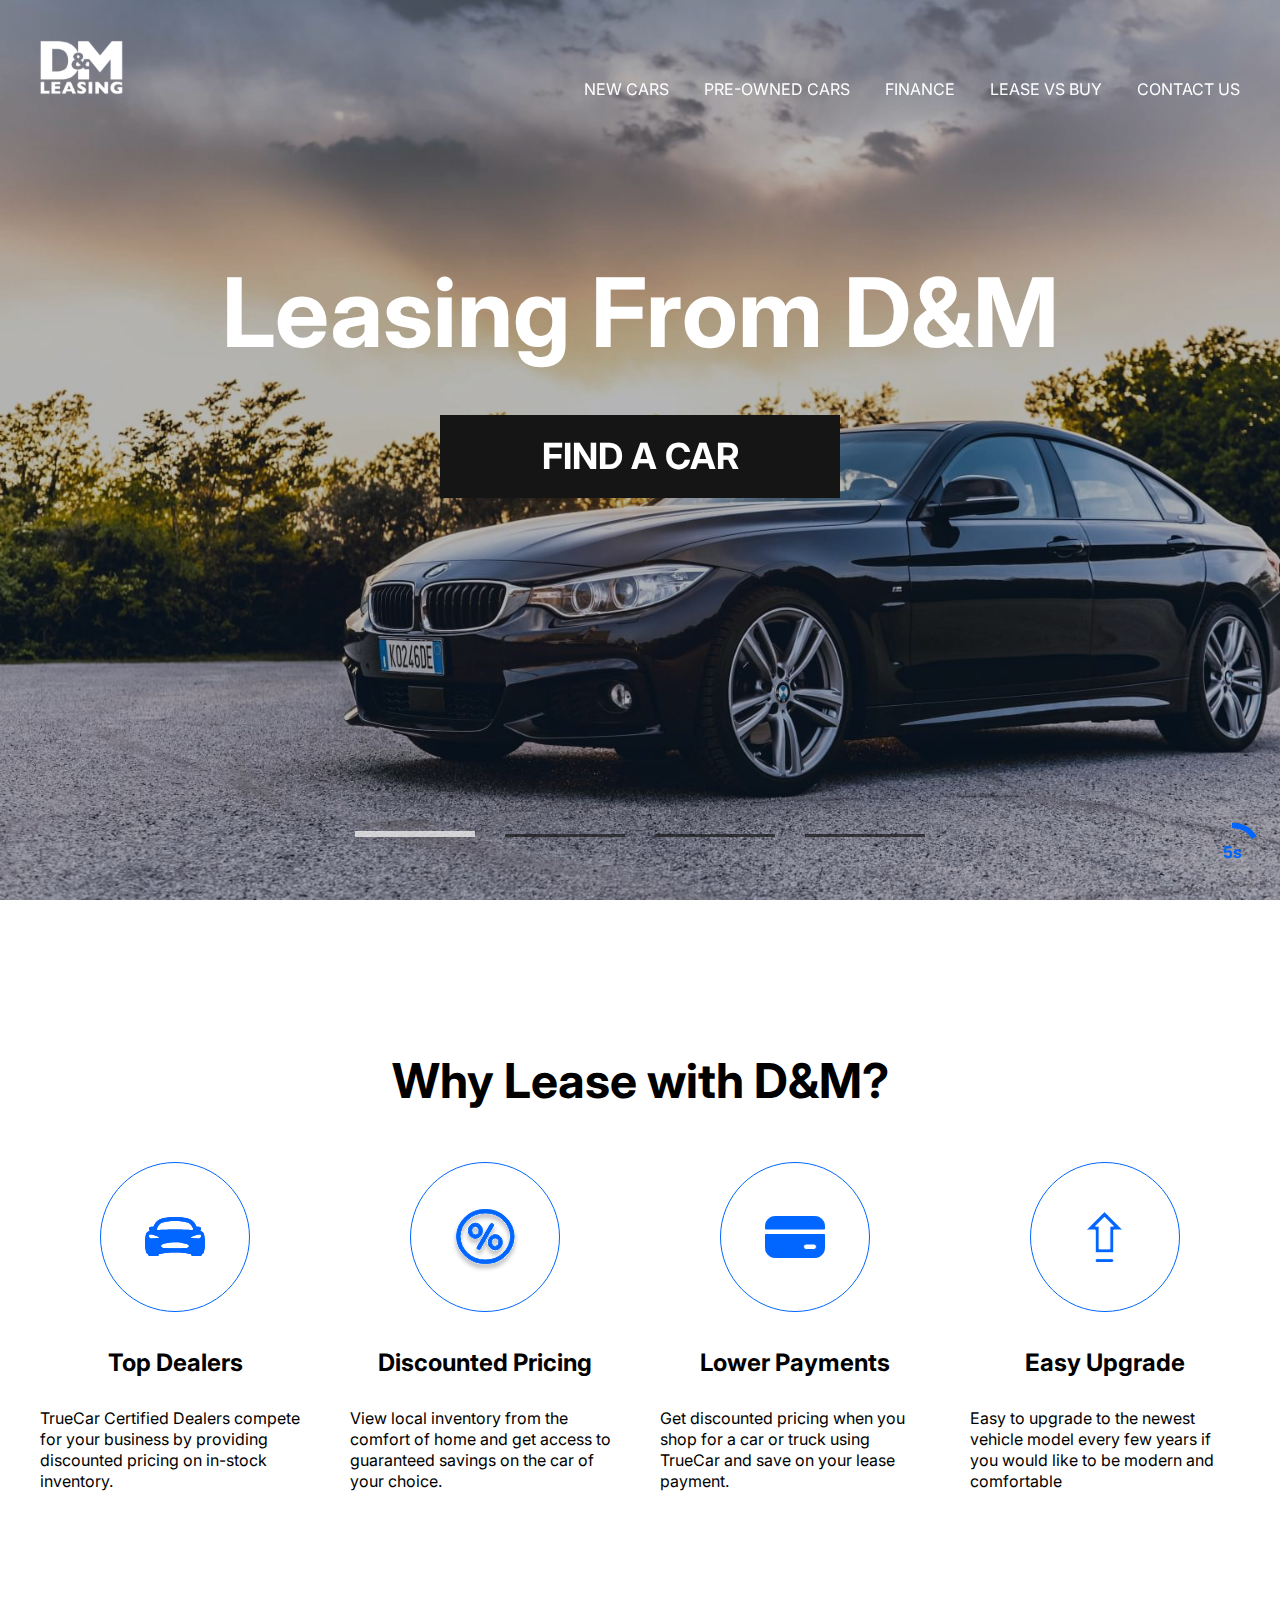
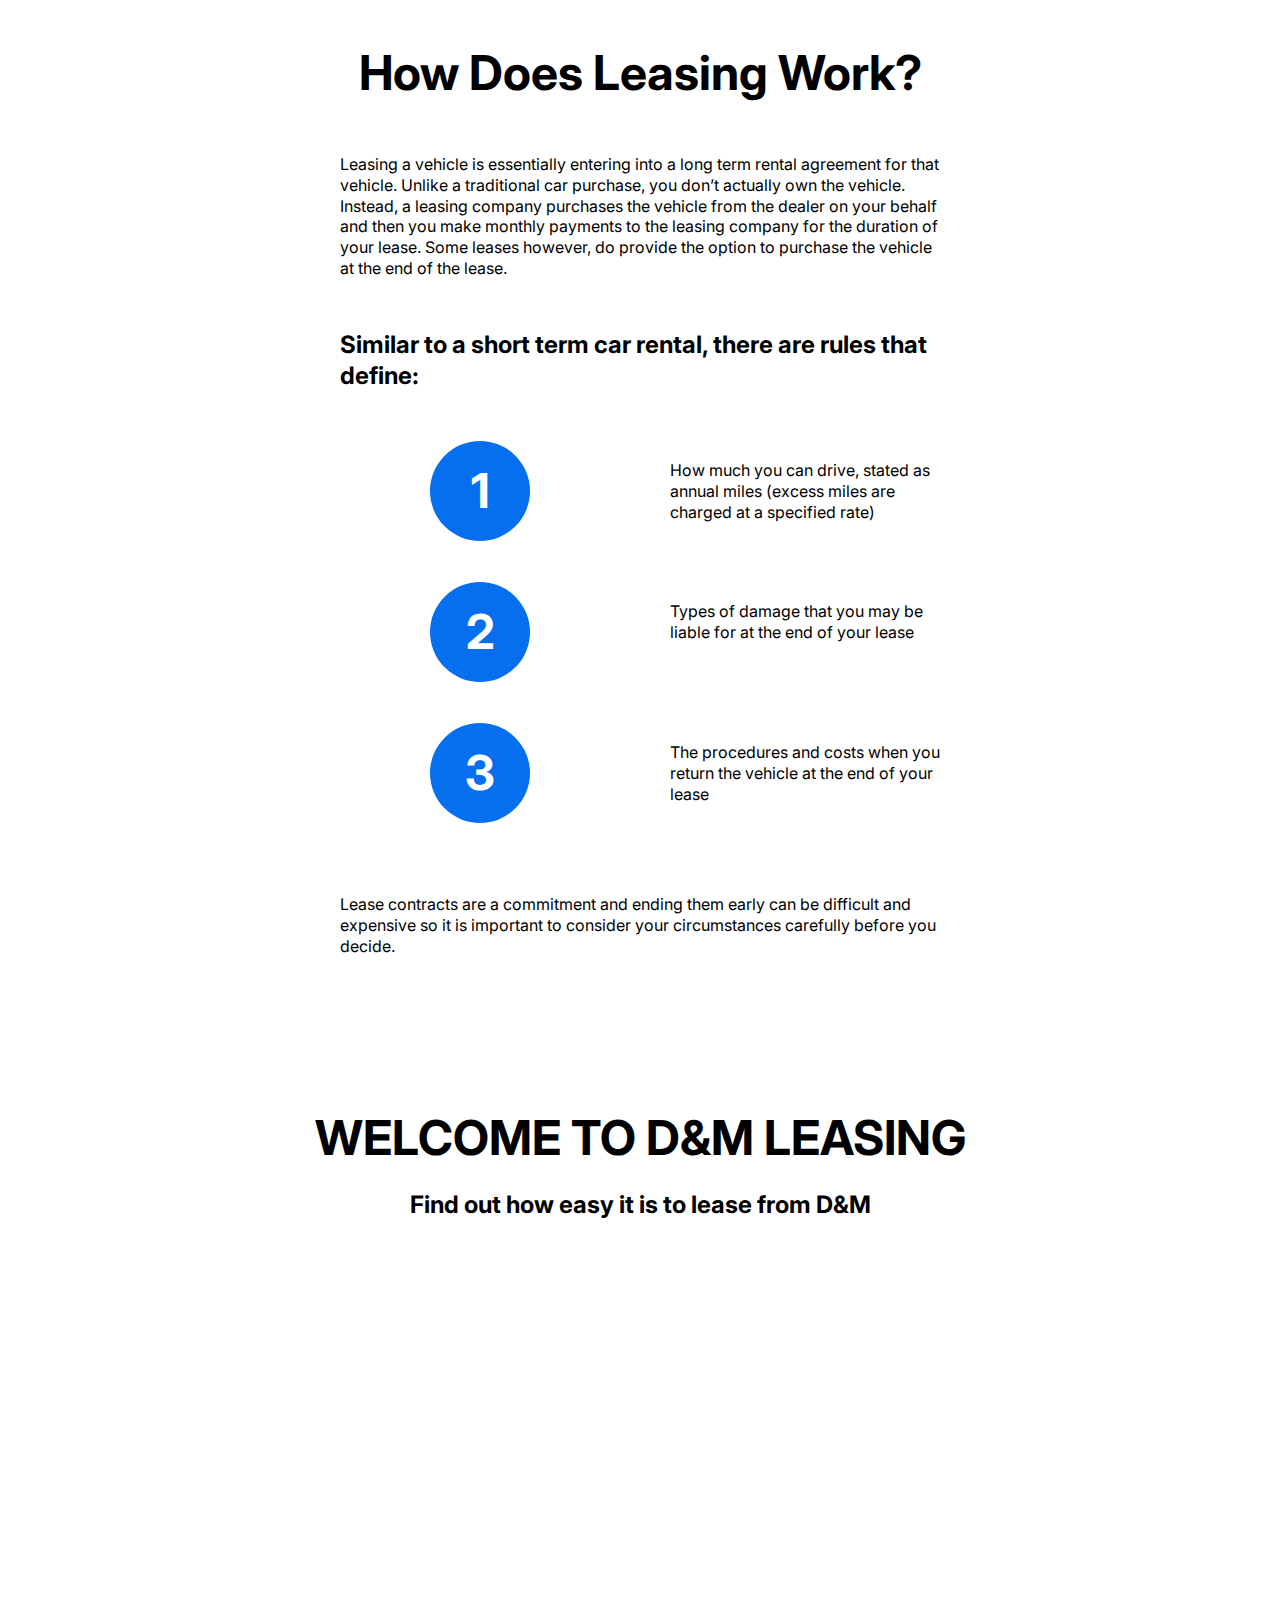
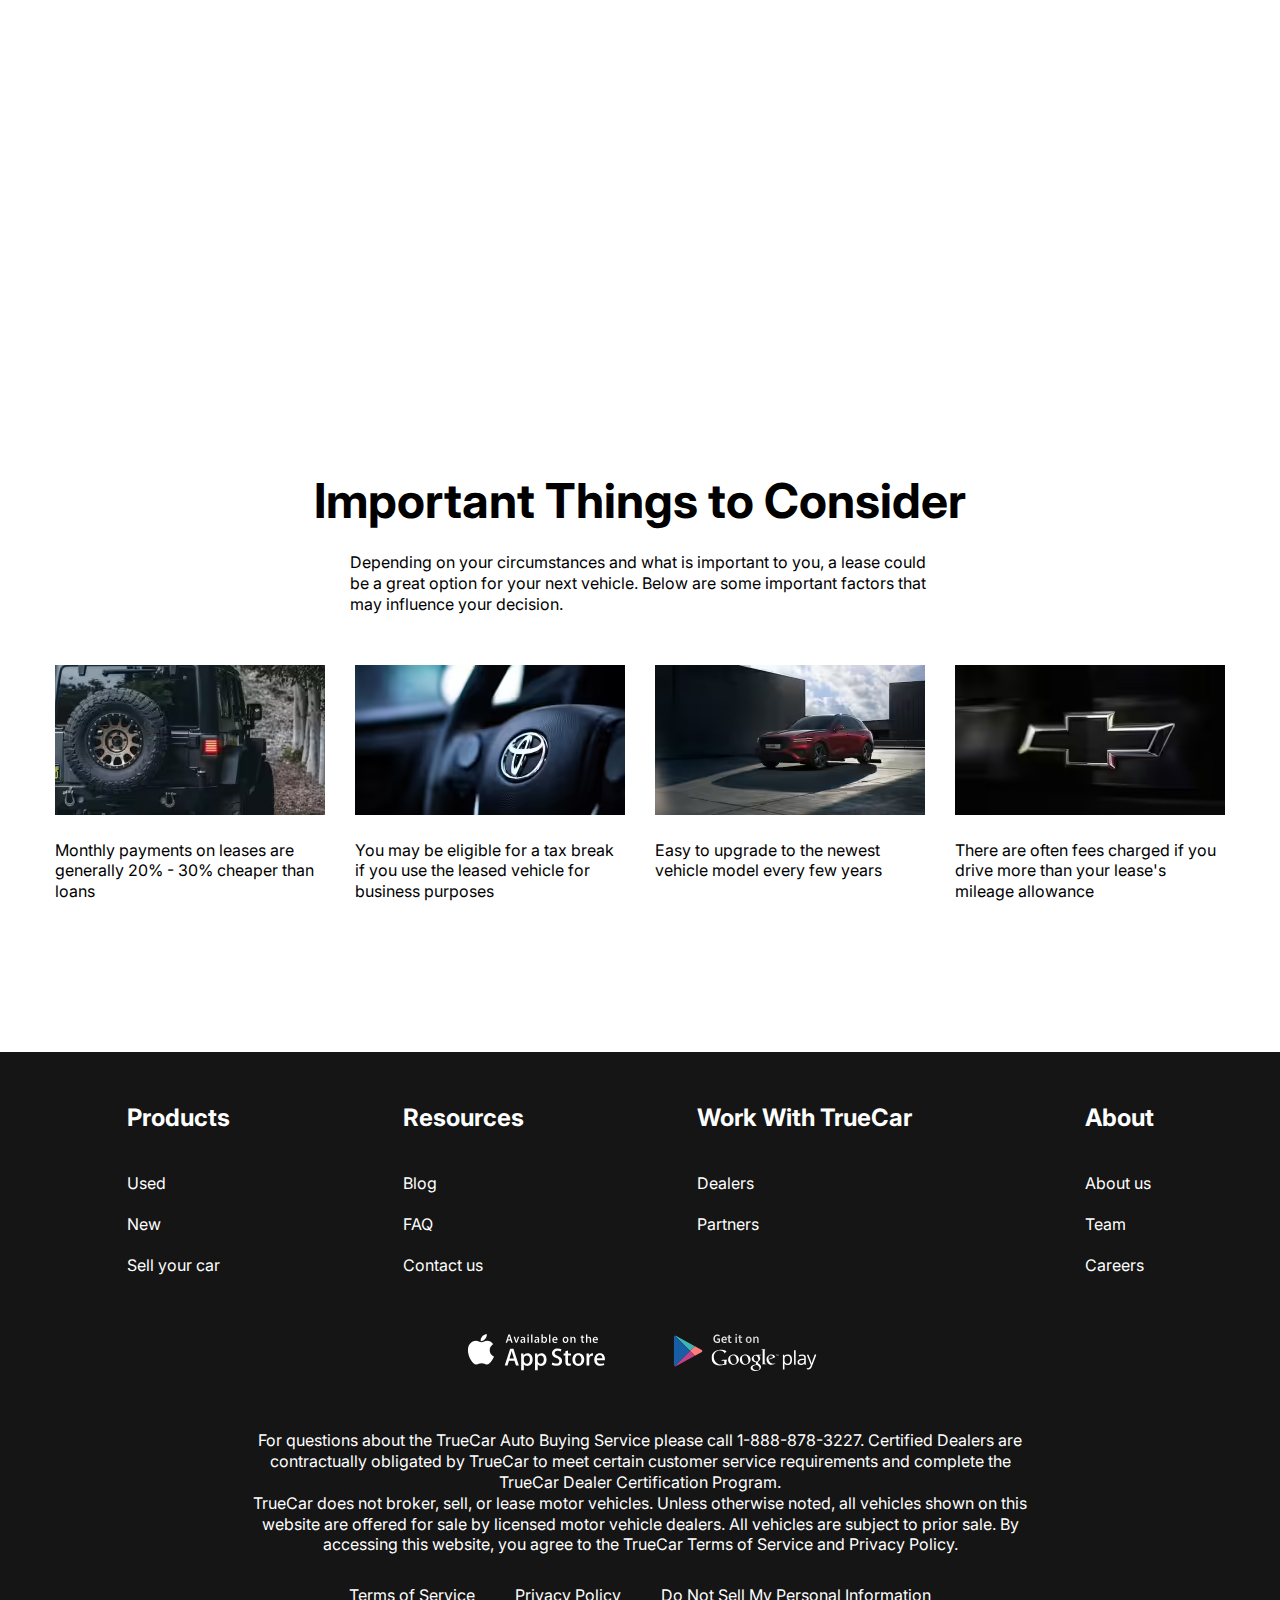
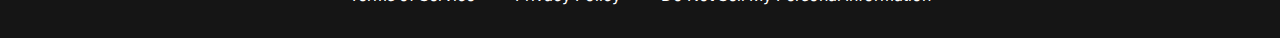
<file: index.html>
<!DOCTYPE html>
<html lang="en">
  <head>
    <meta charset="UTF-8" />
    <meta http-equiv="X-UA-Compatible" content="IE=edge" />
    <meta name="viewport" content="width=device-width, initial-scale=1.0" />
    <title>Document</title>
    <link rel="preconnect" href="https://fonts.googleapis.com" />
    <link rel="preconnect" href="https://fonts.gstatic.com" crossorigin />
    <link
      href="https://fonts.googleapis.com/css2?family=Inter:wght@400;700&display=swap"
      rel="stylesheet"
    />
    <link
      rel="stylesheet"
      href="https://cdn.jsdelivr.net/npm/swiper@9/swiper-bundle.min.css"
    />
    <link rel="stylesheet" href="styles/css/main.min.css" />
  </head>

  <body>
    <div class="wrapper">
      <header class="header header-main">
        <div class="container">
          <div class="header__inner">
            <a class="logo" href="../index.html">
              <img class="logo__img" src="images/logo.svg" alt="logo" />
            </a>
            <nav class="menu">
              <button class="menu__btn">&#10070;</button>
              <ul class="menu__list" id="myDIV">
                <li class="menu__list-item">
                  <a href="../new-cars.html" class="menu__list-link">NEW CARS</a>
                </li>
                <li class="menu__list-item">
                  <a href="#" class="menu__list-link">PRE-OWNED CARS</a>
                </li>
                <li class="menu__list-item">
                  <a href="#" class="menu__list-link">FINANCE</a>
                </li>
                <li class="menu__list-item">
                  <a href="#" class="menu__list-link">LEASE VS BUY</a>
                </li>
                <li class="menu__list-item">
                  <a href="../contacts.html" class="menu__list-link">CONTACT US</a>
                </li>
              </ul>
            </nav>
          </div>
        </div>
      </header>

<main class="main">
  <section class="top">
    <h1 class="top__title">Leasing From D&M</h1>
    <a href="../new-cars.html" class="top__link">FIND A CAR</a>
  </section>
  <div class="slider">
    <div class="swiper">
      <div class="swiper-wrapper">
        <div class="swiper-slide" style="background-image: url(../images/Slide-1.jpg)"></div>
        <div class="swiper-slide" style="background-image: url(../images/Slide-2.jpg)"></div>
        <div class="swiper-slide" style="background-image: url(../images/Slide-3.jpg)"></div>
        <div class="swiper-slide" style="background-image: url(../images/Slide-4.jpg)"></div>
      </div>
      <div class="swiper-pagination"></div>
      <div class="autoplay-progress">
        <svg viewBox="0 0 48 48">
          <circle cx="24" cy="24" r="20"></circle>
        </svg>
        <span></span>
      </div>
    </div>
  </div>
  <section class="lease">
    <div class="container">
      <h2 class="section-title">Why Lease with D&M?</h2>
      <ul class="lease__list">
        <li class="lease__item">
          <img class="lease__item-img" src="../images/Lease-1.svg" alt="" />
          <h3 class="lease__item-title">Top Dealers</h3>
          <p class="lease__item-text">TrueCar Certified Dealers compete for your business by providing discounted
            pricing on in-stock inventory.</p>
        </li>
        <li class="lease__item">
          <img class="lease__item-img" src="../images/Lease-2.svg" alt="" />
          <h3 class="lease__item-title">Discounted Pricing</h3>
          <p class="lease__item-text">View local inventory from the comfort of home and get access to guaranteed savings
            on the car of your choice.</p>
        </li>
        <li class="lease__item">
          <img class="lease__item-img" src="../images/Lease-3.svg" alt="" />
          <h3 class="lease__item-title">Lower Payments</h3>
          <p class="lease__item-text">Get discounted pricing when you shop for a car or truck using TrueCar and save on
            your lease payment.</p>
        </li>
        <li class="lease__item">
          <img class="lease__item-img" src="../images/Lease-4.svg" alt="" />
          <h3 class="lease__item-title">Easy Upgrade</h3>
          <p class="lease__item-text">Easy to upgrade to the newest vehicle model every few years if you would like to
            be modern and comfortable</p>
        </li>
      </ul>
    </div>
  </section>
  <section class="how-does">
    <div class="container">
      <div class="how-does__inner">
        <h2 class="section-title">How Does Leasing Work?</h2>
        <p class="how-does__text">Leasing a vehicle is essentially entering into a long term rental agreement for that vehicle. Unlike a traditional car
        purchase, you don’t actually own the vehicle. Instead, a leasing company purchases the vehicle from the dealer on your
        behalf and then you make monthly payments to the leasing company for the duration of your lease. Some leases however, do
        provide the option to purchase the vehicle at the end of the lease.</p>
        <h4 class="how-does-title">Similar to a short term car rental, there are rules that define:</h4>
        <ol class="how-does-list">
          <li class="how-does-item">How much you can drive, stated as annual miles (excess miles are charged at a specified rate)</li>
          <li class="how-does-item">Types of damage that you may be liable for at the end of your lease</li>
          <li class="how-does-item">The procedures and costs when you return the vehicle at the end of your lease</li>
        </ol>
        <p class="how-does__text">Lease contracts are a commitment and ending them early can be difficult and expensive so it is important to consider
        your circumstances carefully before you decide.</p>
      </div>
    </div>
  </section>
  <section class="video">
    <div class="container">
      <h2 class="section-title video__title">
        WELCOME TO D&M LEASING
      </h2>
      <p class="video__text">Find out how easy it is to lease from D&M</p>
      <iframe class="video__content"  src="https://www.youtube.com/embed/1RBpS2SXwi4"
        title="YouTube video player" style="border:0;"
        allow="accelerometer; autoplay; clipboard-write; encrypted-media; gyroscope; picture-in-picture; web-share"
        allowfullscreen></iframe>
    </div>
  </section>
  <section class="important">
    <div class="container">
      <h2 class="section-title important__title">
        Important Things to Consider
      </h2>
      <p class="important__text">Depending on your circumstances and what is important to you, a lease could be a great option for your next vehicle.
      Below are some important factors that may influence your decision.</p>
      <ul class="important__list">
        <li class="important__item">
          <img src="../images/imp-1.avif" alt="" class="important__item-img">
          <p class="important__item-text">Monthly payments on leases are generally 20% - 30% cheaper than loans</p>
        </li>
        <li class="important__item">
          <img src="../images/imp-2.avif" alt="" class="important__item-img">
          <p class="important__item-text">You may be eligible for a tax break if you use the leased vehicle for business purposes</p>
        </li>
        <li class="important__item">
          <img src="../images/imp-3.avif" alt="" class="important__item-img">
          <p class="important__item-text">Easy to upgrade to the newest vehicle model every few years</p>
        </li>
        <li class="important__item">
          <img src="../images/imp-4.avif" alt="" class="important__item-img">
          <p class="important__item-text">There are often fees charged if you drive more than your lease's mileage allowance</p>
        </li>
      </ul>
    </div>
  </section>
</main>
<footer class="footer">
        <div class="container">
          <nav class="footer__menu">
            <ul class="footer__menu-list">
              <li class="footer__menu-item">
                <p class="footer__menu-title">Products</p>
              </li>
              <li class="footer__menu-item">
                <a href="#" class="footer__menu-link">Used</a>
              </li>
              <li class="footer__menu-item">
                <a href="#" class="footer__menu-link">New</a>
              </li>
              <li class="footer__menu-item">
                <a href="#" class="footer__menu-link">Sell your car</a>
              </li>
            </ul>
            <ul class="footer__menu-list">
              <li class="footer__menu-item">
                <p class="footer__menu-title">Resources</p>
              </li>
              <li class="footer__menu-item">
                <a href="#" class="footer__menu-link">Blog</a>
              </li>
              <li class="footer__menu-item">
                <a href="#" class="footer__menu-link">FAQ</a>
              </li>
              <li class="footer__menu-item">
                <a href="#" class="footer__menu-link">Contact us</a>
              </li>
            </ul>
            <ul class="footer__menu-list">
              <li class="footer__menu-item">
                <p class="footer__menu-title">Work With TrueCar</p>
              </li>
              <li class="footer__menu-item">
                <a href="#" class="footer__menu-link">Dealers</a>
              </li>
              <li class="footer__menu-item">
                <a href="#" class="footer__menu-link">Partners</a>
              </li>
            </ul>
            <ul class="footer__menu-list">
              <li class="footer__menu-item">
                <p class="footer__menu-title">About</p>
              </li>
              <li class="footer__menu-item">
                <a href="#" class="footer__menu-link">About us</a>
              </li>
              <li class="footer__menu-item">
                <a href="#" class="footer__menu-link">Team</a>
              </li>
              <li class="footer__menu-item">
                <a href="#" class="footer__menu-link">Careers</a>
              </li>
            </ul>
          </nav>
          <ul class="app">
            <li class="app__item">
              <a class="app_item-link" href="#"
                ><img class="app__item-img" src="images/appstore.svg" alt=""
              /></a>
            </li>
            <li class="app__item">
              <a class="app_item-link" href="#"
                ><img class="app__item-img" src="images/googleplay.svg" alt=""
              /></a>
            </li>
          </ul>
          <div class="footer__copy">
            <p class="footer__copy-text">
              For questions about the TrueCar Auto Buying Service please call
              1-888-878-3227. Certified Dealers are contractually obligated by
              TrueCar to meet certain customer service requirements and complete
              the TrueCar Dealer Certification Program.
            </p>
            <p class="footer__copy-text">
              TrueCar does not broker, sell, or lease motor vehicles. Unless
              otherwise noted, all vehicles shown on this website are offered
              for sale by licensed motor vehicle dealers. All vehicles are
              subject to prior sale. By accessing this website, you agree to the
              TrueCar Terms of Service and Privacy Policy.
            </p>
          </div>
          <nav class="copy__nav">
            <ul class="copy__nav-list">
              <li class="copy__nav-item">
                <a href="#" class="copy__nav-link">Terms of Service</a>
              </li>
              <li class="copy__nav-item">
                <a href="#" class="copy__nav-link">Privacy Policy</a>
              </li>
              <li class="copy__nav-item">
                <a href="#" class="copy__nav-link"
                  >Do Not Sell My Personal Information</a
                >
              </li>
            </ul>
          </nav>
        </div>
      </footer>
    </div>
    
    <script type="module" src="js/main.min.js"></script>
    <script src="https://cdn.jsdelivr.net/npm/swiper@9/swiper-bundle.min.js"></script>
</body>
</html>
</file>
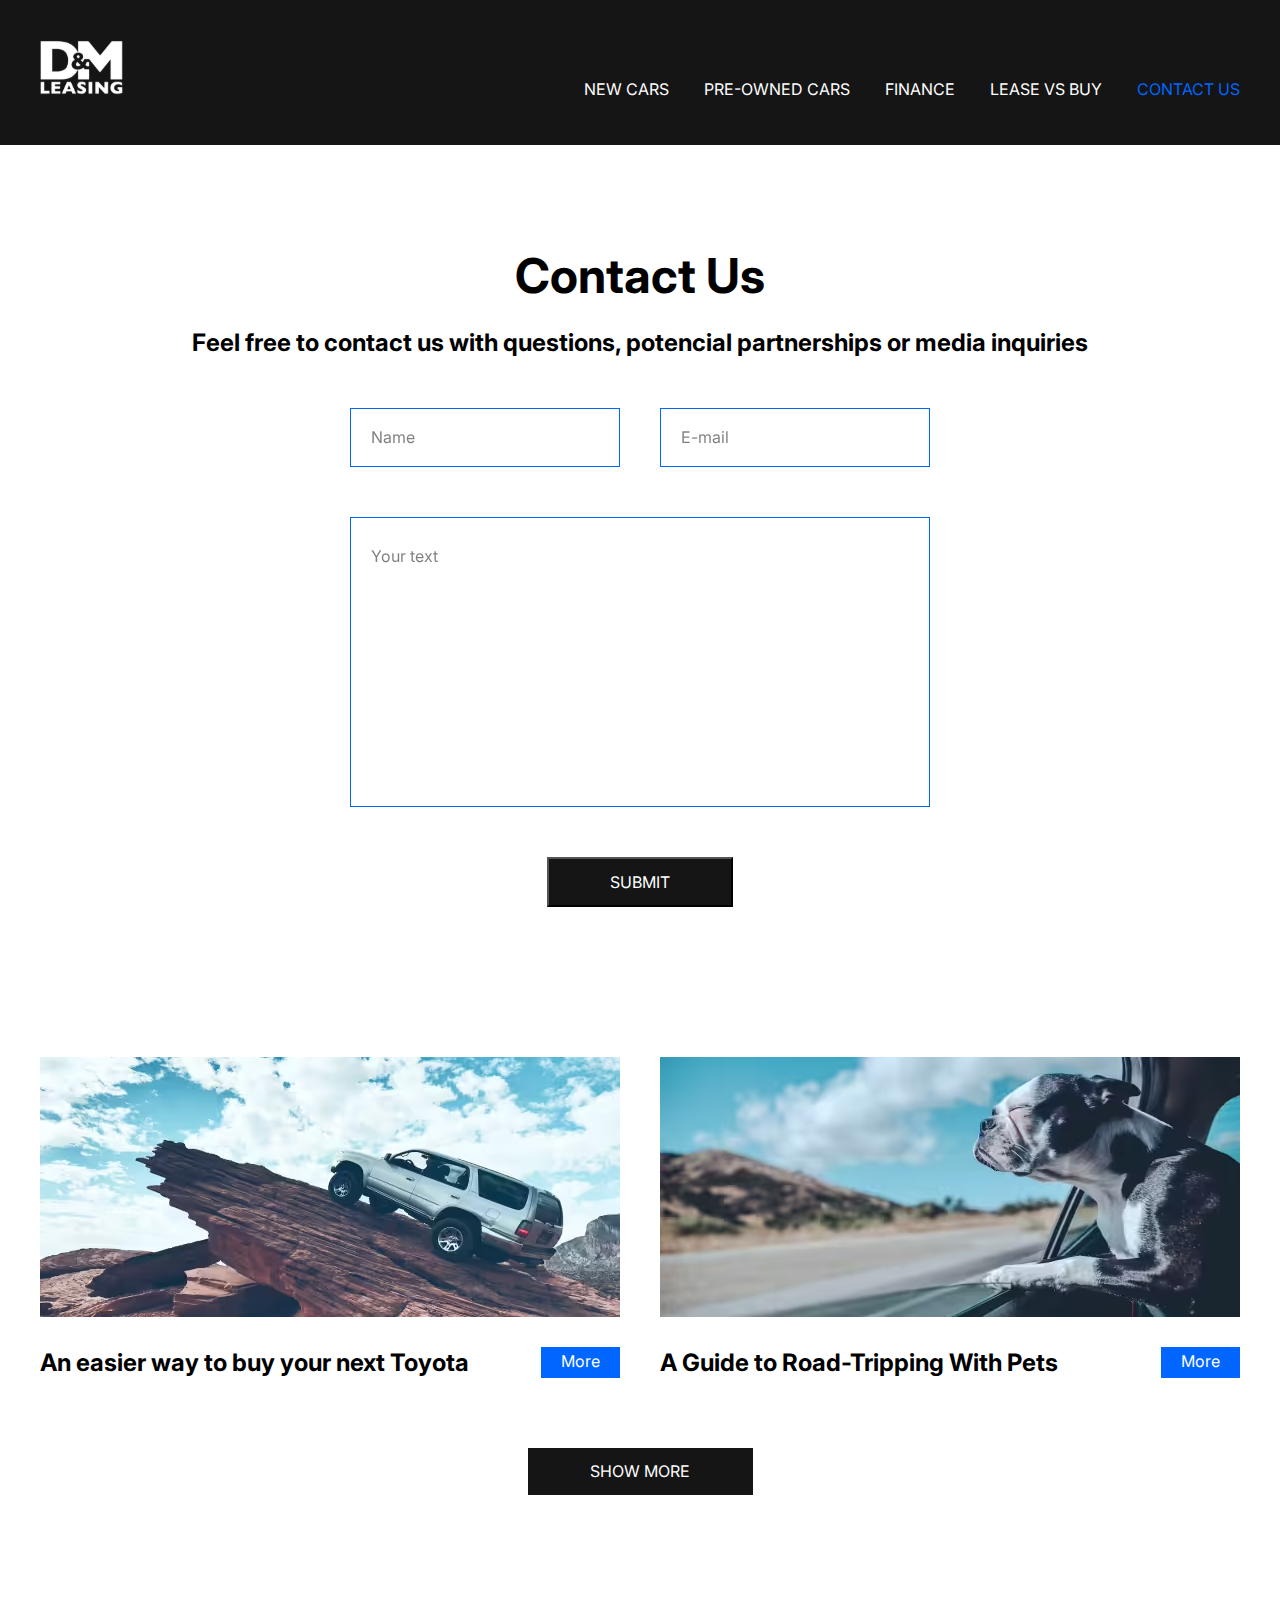
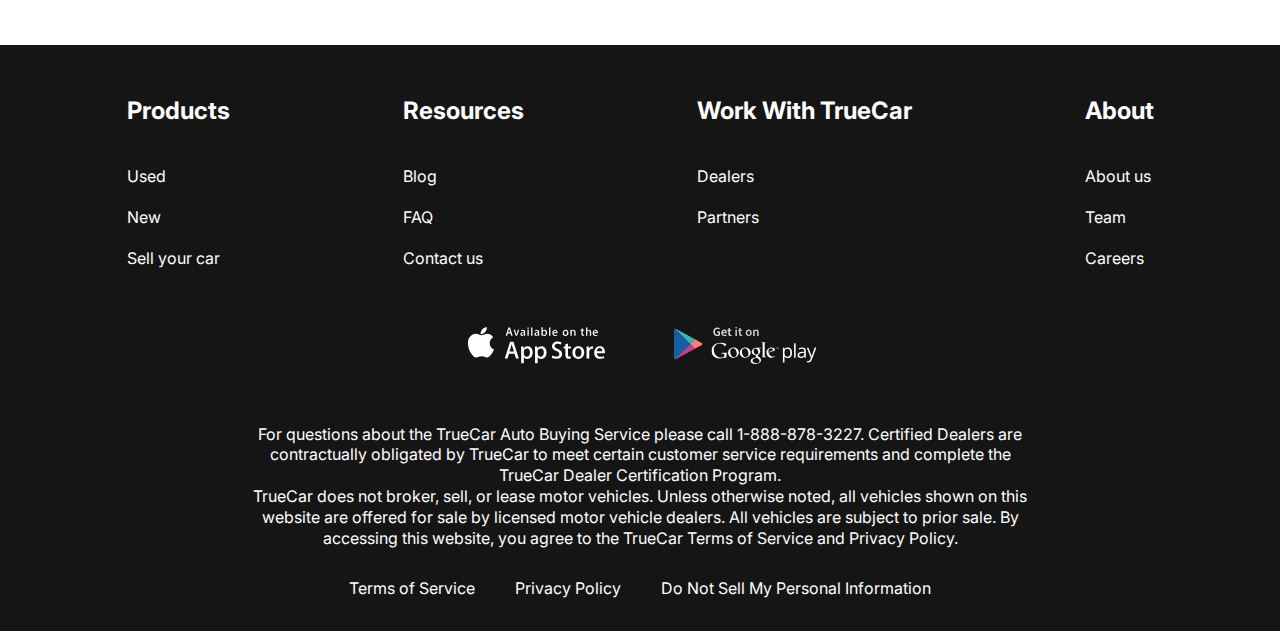
<file: contacts.html>
<!DOCTYPE html>
<html lang="en">

<head>
    <meta charset="UTF-8" />
    <meta http-equiv="X-UA-Compatible" content="IE=edge" />
    <meta name="viewport" content="width=device-width, initial-scale=1.0" />
    <title>Document</title>
    <link rel="preconnect" href="https://fonts.googleapis.com" />
    <link rel="preconnect" href="https://fonts.gstatic.com" crossorigin />
    <link href="https://fonts.googleapis.com/css2?family=Inter:wght@400;700&display=swap" rel="stylesheet" />
    <link rel="stylesheet" href="https://cdn.jsdelivr.net/npm/swiper@9/swiper-bundle.min.css" />
    <link rel="stylesheet" href="styles/css/main.min.css" />
</head>

<body>
    <div class="wrapper">
        <header class="header header-main" style="background-color: #151515; position: static;">
            <div class="container">
                <div class="header__inner">
                    <a class="logo" href="../index.html">
                        <img class="logo__img" src="images/logo.svg" alt="logo" />
                    </a>
                    <nav class="menu">
                        <button class="menu__btn">&#10070;</button>
                        <ul class="menu__list" id="myDIV">
                            <li class="menu__list-item">
                                <a href="../new-cars.html" class="menu__list-link" onclick="">NEW CARS</a>
                            </li>
                            <li class="menu__list-item">
                                <a href="#" class="menu__list-link">PRE-OWNED CARS</a>
                            </li>
                            <li class="menu__list-item">
                                <a href="#" class="menu__list-link">FINANCE</a>
                            </li>
                            <li class="menu__list-item">
                                <a href="#" class="menu__list-link">LEASE VS BUY</a>
                            </li>
                            <li class="menu__list-item">
                                <a href="../contacts.html" class="menu__list-link active">CONTACT US</a>
                            </li>
                        </ul>
                    </nav>
                </div>
            </div>
        </header>
<main class="main">
  <section class="contacts">
    <div class="container">
      <h2 class="section-title contacts__title">Contact Us</h2>
      <p class="contacts__text">Feel free to contact us with questions, potencial partnerships or media inquiries</p>
      <form action="#" class="form">
        <input type="text" class="form__input" placeholder="Name">
        <input type="email" class="form__input" placeholder="E-mail">
        <textarea class="form__area" placeholder="Your text"></textarea>
        <button class="form__btn" type="submit">SUBMIT</button>
      </form>
    </div>
  </section>
  <section class="blog">
      <div class="container">
          <div class="blog__items">
              <div class="blog__item">
                  <img class="blog__item-img" src="../images/blog-1.avif" alt="">
                  <h4 class="blog__item-title">An easier way to buy your next Toyota</h4>
                  <a class="blog__item-link" href="#">More</a>
              </div>
              <div class="blog__item">
                  <img class="blog__item-img" src="../images/blog-2.avif" alt="">
                  <h4 class="blog__item-title">A Guide to Road-Tripping With Pets</h4>
                  <a class="blog__item-link" href="#">More</a>
              </div>
          </div>
          <a class="showmore-link" href="#">SHOW MORE</a>
      </div>
  </section>
</main>
<footer class="footer">
        <div class="container">
          <nav class="footer__menu">
            <ul class="footer__menu-list">
              <li class="footer__menu-item">
                <p class="footer__menu-title">Products</p>
              </li>
              <li class="footer__menu-item">
                <a href="#" class="footer__menu-link">Used</a>
              </li>
              <li class="footer__menu-item">
                <a href="#" class="footer__menu-link">New</a>
              </li>
              <li class="footer__menu-item">
                <a href="#" class="footer__menu-link">Sell your car</a>
              </li>
            </ul>
            <ul class="footer__menu-list">
              <li class="footer__menu-item">
                <p class="footer__menu-title">Resources</p>
              </li>
              <li class="footer__menu-item">
                <a href="#" class="footer__menu-link">Blog</a>
              </li>
              <li class="footer__menu-item">
                <a href="#" class="footer__menu-link">FAQ</a>
              </li>
              <li class="footer__menu-item">
                <a href="#" class="footer__menu-link">Contact us</a>
              </li>
            </ul>
            <ul class="footer__menu-list">
              <li class="footer__menu-item">
                <p class="footer__menu-title">Work With TrueCar</p>
              </li>
              <li class="footer__menu-item">
                <a href="#" class="footer__menu-link">Dealers</a>
              </li>
              <li class="footer__menu-item">
                <a href="#" class="footer__menu-link">Partners</a>
              </li>
            </ul>
            <ul class="footer__menu-list">
              <li class="footer__menu-item">
                <p class="footer__menu-title">About</p>
              </li>
              <li class="footer__menu-item">
                <a href="#" class="footer__menu-link">About us</a>
              </li>
              <li class="footer__menu-item">
                <a href="#" class="footer__menu-link">Team</a>
              </li>
              <li class="footer__menu-item">
                <a href="#" class="footer__menu-link">Careers</a>
              </li>
            </ul>
          </nav>
          <ul class="app">
            <li class="app__item">
              <a class="app_item-link" href="#"
                ><img class="app__item-img" src="images/appstore.svg" alt=""
              /></a>
            </li>
            <li class="app__item">
              <a class="app_item-link" href="#"
                ><img class="app__item-img" src="images/googleplay.svg" alt=""
              /></a>
            </li>
          </ul>
          <div class="footer__copy">
            <p class="footer__copy-text">
              For questions about the TrueCar Auto Buying Service please call
              1-888-878-3227. Certified Dealers are contractually obligated by
              TrueCar to meet certain customer service requirements and complete
              the TrueCar Dealer Certification Program.
            </p>
            <p class="footer__copy-text">
              TrueCar does not broker, sell, or lease motor vehicles. Unless
              otherwise noted, all vehicles shown on this website are offered
              for sale by licensed motor vehicle dealers. All vehicles are
              subject to prior sale. By accessing this website, you agree to the
              TrueCar Terms of Service and Privacy Policy.
            </p>
          </div>
          <nav class="copy__nav">
            <ul class="copy__nav-list">
              <li class="copy__nav-item">
                <a href="#" class="copy__nav-link">Terms of Service</a>
              </li>
              <li class="copy__nav-item">
                <a href="#" class="copy__nav-link">Privacy Policy</a>
              </li>
              <li class="copy__nav-item">
                <a href="#" class="copy__nav-link"
                  >Do Not Sell My Personal Information</a
                >
              </li>
            </ul>
          </nav>
        </div>
      </footer>
    </div>
    
    <script type="module" src="js/main.min.js"></script>
    <script src="https://cdn.jsdelivr.net/npm/swiper@9/swiper-bundle.min.js"></script>
</body>
</html>
</file>
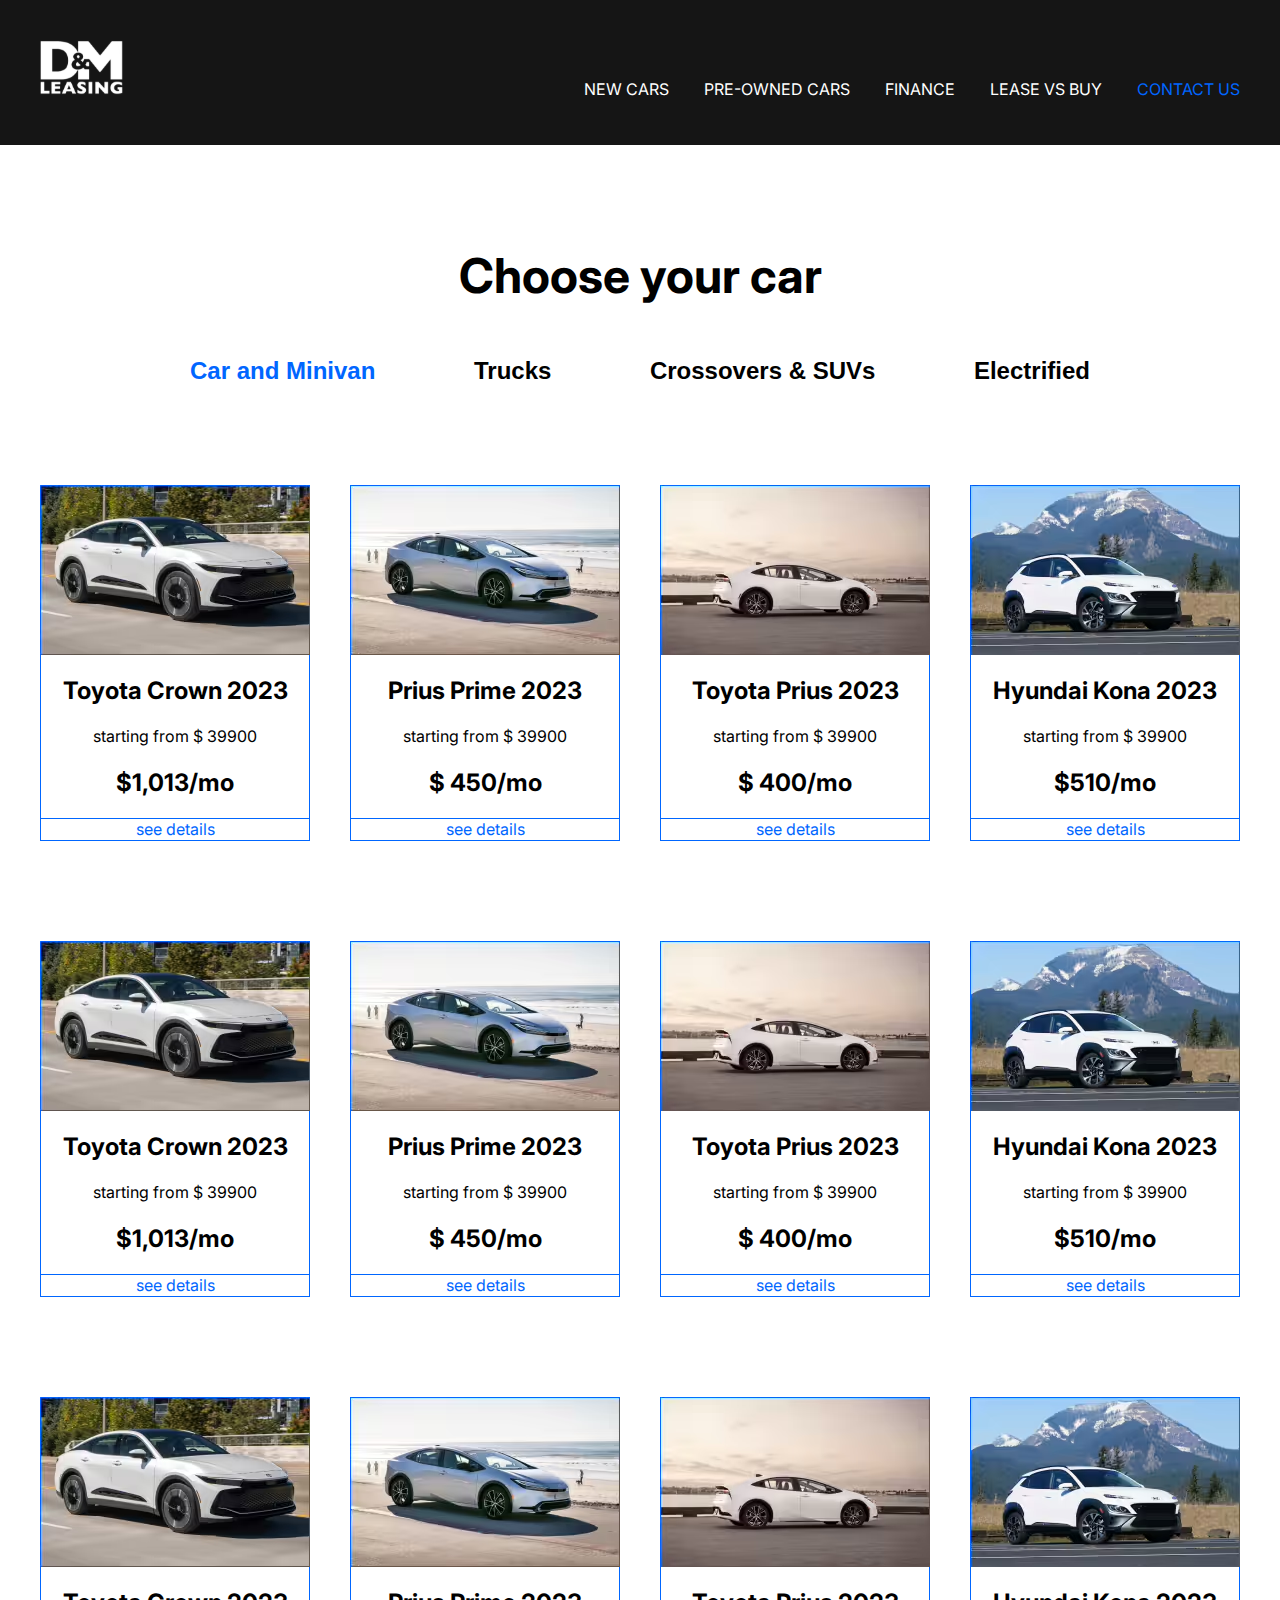
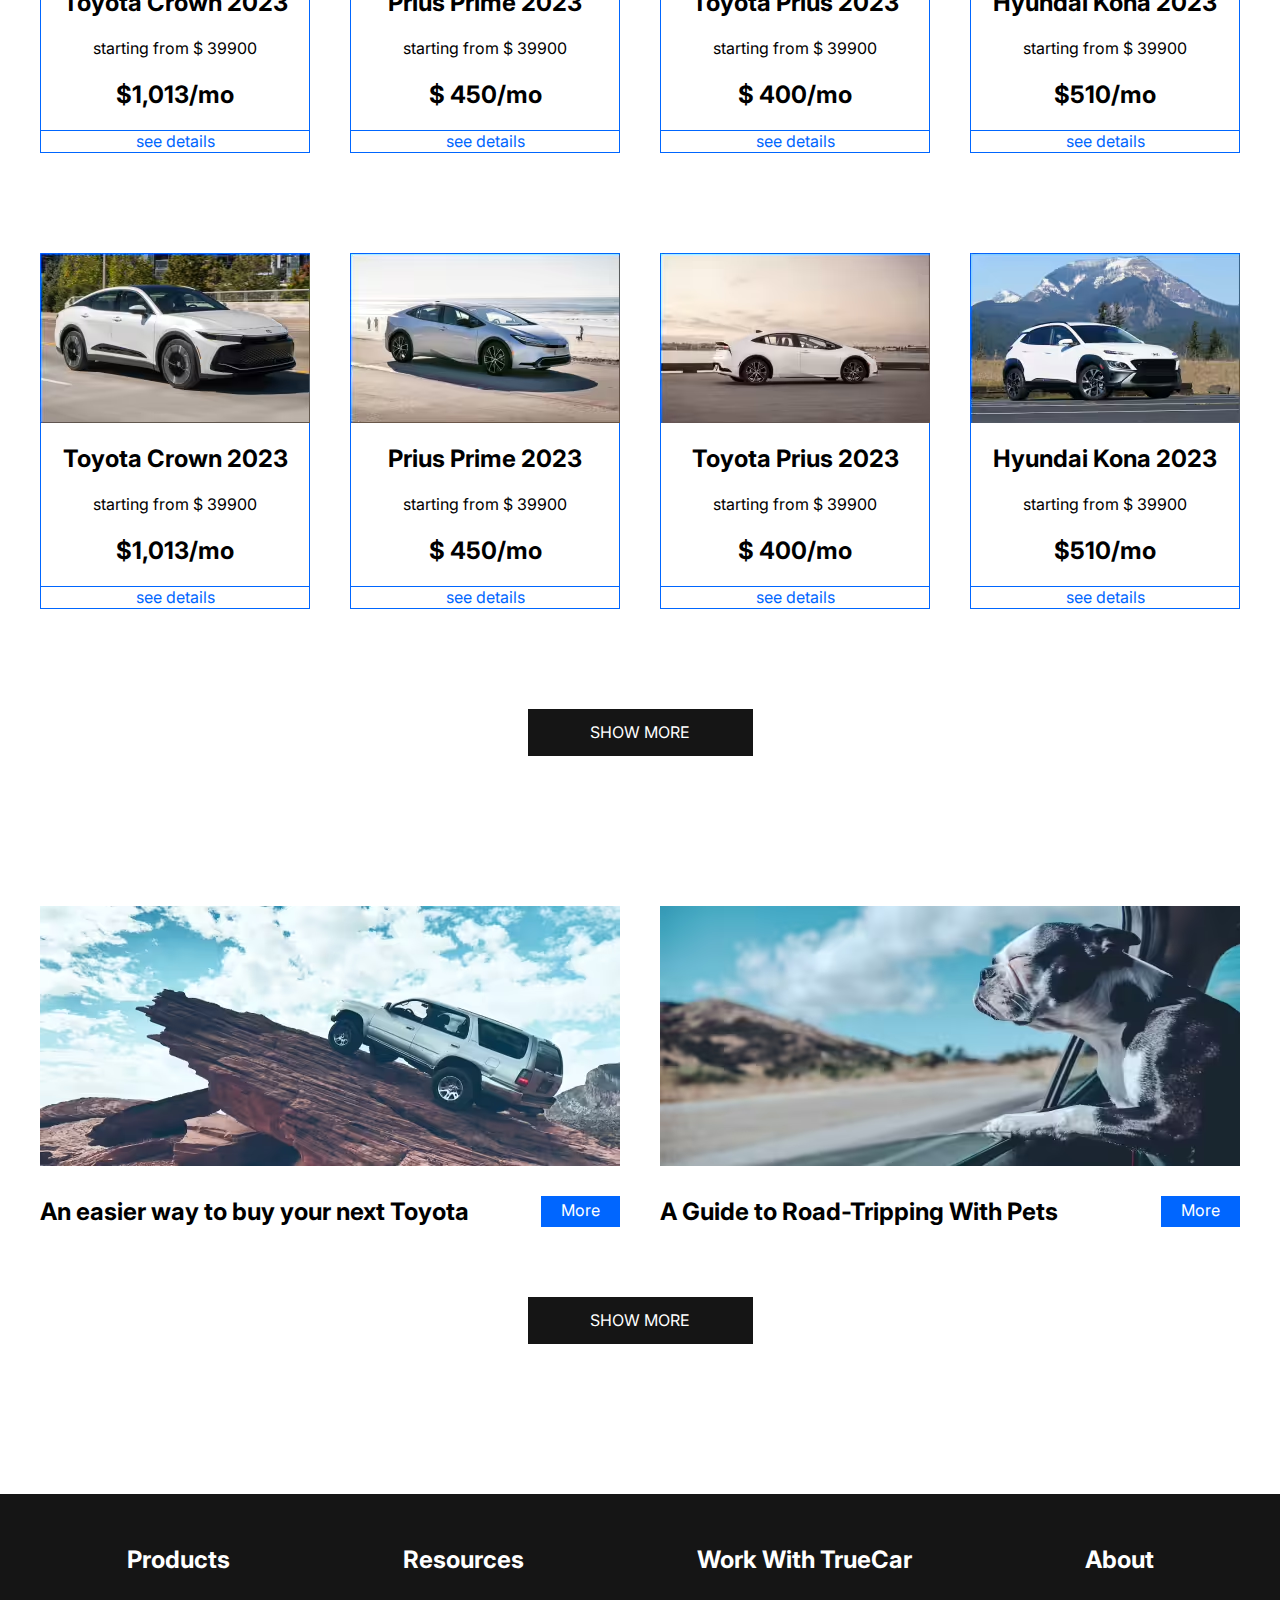
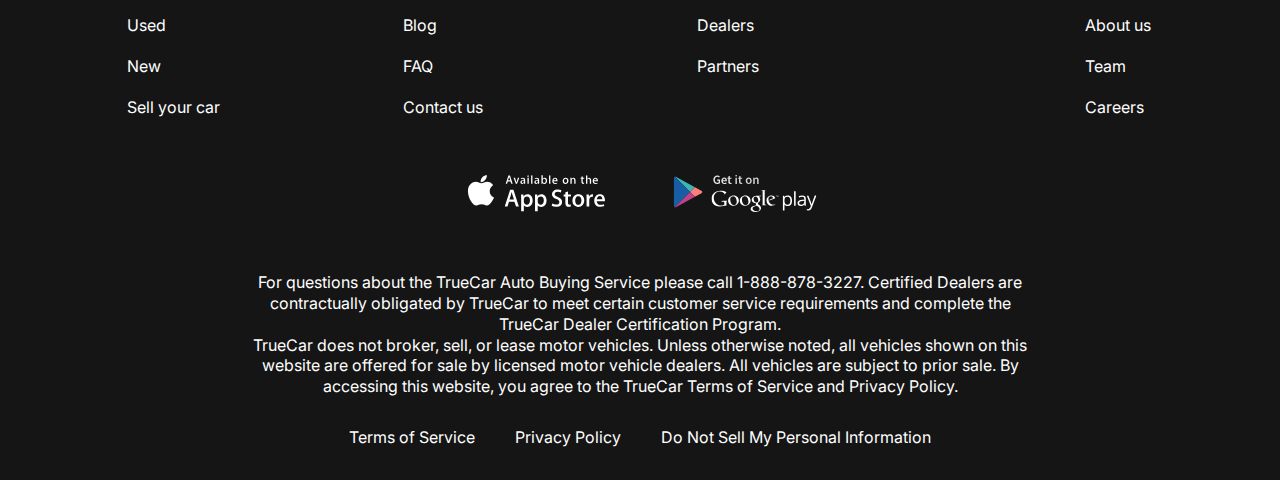
<file: new-cars.html>
<!DOCTYPE html>
<html lang="en">

<head>
    <meta charset="UTF-8" />
    <meta http-equiv="X-UA-Compatible" content="IE=edge" />
    <meta name="viewport" content="width=device-width, initial-scale=1.0" />
    <title>Document</title>
    <link rel="preconnect" href="https://fonts.googleapis.com" />
    <link rel="preconnect" href="https://fonts.gstatic.com" crossorigin />
    <link href="https://fonts.googleapis.com/css2?family=Inter:wght@400;700&display=swap" rel="stylesheet" />
    <link rel="stylesheet" href="https://cdn.jsdelivr.net/npm/swiper@9/swiper-bundle.min.css" />
    <link rel="stylesheet" href="styles/css/main.min.css" />
</head>

<body>
    <div class="wrapper">
        <header class="header header-main" style="background-color: #151515; position: static;">
            <div class="container">
                <div class="header__inner">
                    <a class="logo" href="../index.html">
                        <img class="logo__img" src="images/logo.svg" alt="logo" />
                    </a>
                    <nav class="menu">
                        <button class="menu__btn">&#10070;</button>
                        <ul class="menu__list" id="myDIV">
                            <li class="menu__list-item">
                                <a href="../new-cars.html" class="menu__list-link" onclick="">NEW CARS</a>
                            </li>
                            <li class="menu__list-item">
                                <a href="#" class="menu__list-link">PRE-OWNED CARS</a>
                            </li>
                            <li class="menu__list-item">
                                <a href="#" class="menu__list-link">FINANCE</a>
                            </li>
                            <li class="menu__list-item">
                                <a href="#" class="menu__list-link">LEASE VS BUY</a>
                            </li>
                            <li class="menu__list-item">
                                <a href="../contacts.html" class="menu__list-link active">CONTACT US</a>
                            </li>
                        </ul>
                    </nav>
                </div>
            </div>
        </header>
<main class="main">
	<section class="choose">
		<div class="container">
			<h2 class="section-title">Choose your car</h2>
			<div class="tabs">
				<div class="tabs__btn">
					<button class="tabs__btn-item tabs__btn-item--active" data-button="content-1">
						Car and Minivan
					</button>
					<button class="tabs__btn-item" data-button="content-2">Trucks</button>
					<button class="tabs__btn-item" data-button="content-3">Crossovers & SUVs</button>
					<button class="tabs__btn-item" data-button="content-4">Electrified</button>
				</div>
			</div>
			<div class="tabs__content">
				<div class="tabs__content-item tabs__content-item--active" id="content-1">
					<div class="card">
						<img class="card__img" src="../images/card-4.avif" alt="" />
						<div class="card__content">
							<h4 class="card__content-title">Toyota Crown 2023</h4>
							<p class="card__content-text">starting from $ 39900</p>
							<p class="card__content-price">$1,013/mo</p>
						</div>
						<a class="card__content-link" href="#">see details</a>
					</div>
					<div class="card">
						<img class="card__img" src="../images/card-3.avif" alt="" />
						<div class="card__content">
							<h4 class="card__content-title">Prius Prime 2023</h4>
							<p class="card__content-text">starting from $ 39900</p>
							<p class="card__content-price">$ 450/mo</p>
						</div>
						<a class="card__content-link" href="#">see details</a>
					</div>
					<div class="card">
						<img class="card__img" src="../images/card-2.avif" alt="" />
						<div class="card__content">
							<h4 class="card__content-title">Toyota Prius 2023</h4>
							<p class="card__content-text">starting from $ 39900</p>
							<p class="card__content-price">$ 400/mo</p>
						</div>
						<a class="card__content-link" href="#">see details</a>
					</div>
					<div class="card">
						<img class="card__img" src="../images/card-1.avif" alt="" />
						<div class="card__content">
							<h4 class="card__content-title">Hyundai Kona 2023</h4>
							<p class="card__content-text">starting from $ 39900</p>
							<p class="card__content-price">$510/mo</p>
						</div>
						<a class="card__content-link" href="#">see details</a>
					</div>
				
	
					<div class="card">
						<img class="card__img" src="../images/card-4.avif" alt="" />
						<div class="card__content">
							<h4 class="card__content-title">Toyota Crown 2023</h4>
							<p class="card__content-text">starting from $ 39900</p>
							<p class="card__content-price">$1,013/mo</p>
						</div>
						<a class="card__content-link" href="#">see details</a>
					</div>
					<div class="card">
						<img class="card__img" src="../images/card-3.avif" alt="" />
						<div class="card__content">
							<h4 class="card__content-title">Prius Prime 2023</h4>
							<p class="card__content-text">starting from $ 39900</p>
							<p class="card__content-price">$ 450/mo</p>
						</div>
						<a class="card__content-link" href="#">see details</a>
					</div>
					<div class="card">
						<img class="card__img" src="../images/card-2.avif" alt="" />
						<div class="card__content">
							<h4 class="card__content-title">Toyota Prius 2023</h4>
							<p class="card__content-text">starting from $ 39900</p>
							<p class="card__content-price">$ 400/mo</p>
						</div>
						<a class="card__content-link" href="#">see details</a>
					</div>
					<div class="card">
						<img class="card__img" src="../images/card-1.avif" alt="" />
						<div class="card__content">
							<h4 class="card__content-title">Hyundai Kona 2023</h4>
							<p class="card__content-text">starting from $ 39900</p>
							<p class="card__content-price">$510/mo</p>
						</div>
						<a class="card__content-link" href="#">see details</a>
					</div>
                        <div class="card">
                            <img class="card__img" src="../images/card-4.avif" alt="" />
                            <div class="card__content">
                                <h4 class="card__content-title">Toyota Crown 2023</h4>
                                <p class="card__content-text">starting from $ 39900</p>
                                <p class="card__content-price">$1,013/mo</p>
                            </div>
                            <a class="card__content-link" href="#">see details</a>
                        </div>
                        <div class="card">
                            <img class="card__img" src="../images/card-3.avif" alt="" />
                            <div class="card__content">
                                <h4 class="card__content-title">Prius Prime 2023</h4>
                                <p class="card__content-text">starting from $ 39900</p>
                                <p class="card__content-price">$ 450/mo</p>
                            </div>
                            <a class="card__content-link" href="#">see details</a>
                        </div>
                        <div class="card">
                            <img class="card__img" src="../images/card-2.avif" alt="" />
                            <div class="card__content">
                                <h4 class="card__content-title">Toyota Prius 2023</h4>
                                <p class="card__content-text">starting from $ 39900</p>
                                <p class="card__content-price">$ 400/mo</p>
                            </div>
                            <a class="card__content-link" href="#">see details</a>
                        </div>
                        <div class="card">
                            <img class="card__img" src="../images/card-1.avif" alt="" />
                            <div class="card__content">
                                <h4 class="card__content-title">Hyundai Kona 2023</h4>
                                <p class="card__content-text">starting from $ 39900</p>
                                <p class="card__content-price">$510/mo</p>
                            </div>
                            <a class="card__content-link" href="#">see details</a>
                        </div>
                            <div class="card">
                                <img class="card__img" src="../images/card-4.avif" alt="" />
                                <div class="card__content">
                                    <h4 class="card__content-title">Toyota Crown 2023</h4>
                                    <p class="card__content-text">starting from $ 39900</p>
                                    <p class="card__content-price">$1,013/mo</p>
                                </div>
                                <a class="card__content-link" href="#">see details</a>
                            </div>
                            <div class="card">
                                <img class="card__img" src="../images/card-3.avif" alt="" />
                                <div class="card__content">
                                    <h4 class="card__content-title">Prius Prime 2023</h4>
                                    <p class="card__content-text">starting from $ 39900</p>
                                    <p class="card__content-price">$ 450/mo</p>
                                </div>
                                <a class="card__content-link" href="#">see details</a>
                            </div>
                            <div class="card">
                                <img class="card__img" src="../images/card-2.avif" alt="" />
                                <div class="card__content">
                                    <h4 class="card__content-title">Toyota Prius 2023</h4>
                                    <p class="card__content-text">starting from $ 39900</p>
                                    <p class="card__content-price">$ 400/mo</p>
                                </div>
                                <a class="card__content-link" href="#">see details</a>
                            </div>
                            <div class="card">
                                <img class="card__img" src="../images/card-1.avif" alt="" />
                                <div class="card__content">
                                    <h4 class="card__content-title">Hyundai Kona 2023</h4>
                                    <p class="card__content-text">starting from $ 39900</p>
                                    <p class="card__content-price">$510/mo</p>
                                </div>
                                <a class="card__content-link" href="#">see details</a>
                            </div>
                        </div>
				<div class="tabs__content-item" id="content-2">2</div>
				<div class="tabs__content-item" id="content-3">3</div>
				<div class="tabs__content-item" id="content-4">4</div>
			</div>
			<a class="showmore-link" href="#">Show MORE</a>
		</div>
	</section>
	<section class="blog">
	    <div class="container">
	        <div class="blog__items">
	            <div class="blog__item">
	                <img class="blog__item-img" src="../images/blog-1.avif" alt="">
	                <h4 class="blog__item-title">An easier way to buy your next Toyota</h4>
	                <a class="blog__item-link" href="#">More</a>
	            </div>
	            <div class="blog__item">
	                <img class="blog__item-img" src="../images/blog-2.avif" alt="">
	                <h4 class="blog__item-title">A Guide to Road-Tripping With Pets</h4>
	                <a class="blog__item-link" href="#">More</a>
	            </div>
	        </div>
	        <a class="showmore-link" href="#">SHOW MORE</a>
	    </div>
	</section>
</main>
<footer class="footer">
        <div class="container">
          <nav class="footer__menu">
            <ul class="footer__menu-list">
              <li class="footer__menu-item">
                <p class="footer__menu-title">Products</p>
              </li>
              <li class="footer__menu-item">
                <a href="#" class="footer__menu-link">Used</a>
              </li>
              <li class="footer__menu-item">
                <a href="#" class="footer__menu-link">New</a>
              </li>
              <li class="footer__menu-item">
                <a href="#" class="footer__menu-link">Sell your car</a>
              </li>
            </ul>
            <ul class="footer__menu-list">
              <li class="footer__menu-item">
                <p class="footer__menu-title">Resources</p>
              </li>
              <li class="footer__menu-item">
                <a href="#" class="footer__menu-link">Blog</a>
              </li>
              <li class="footer__menu-item">
                <a href="#" class="footer__menu-link">FAQ</a>
              </li>
              <li class="footer__menu-item">
                <a href="#" class="footer__menu-link">Contact us</a>
              </li>
            </ul>
            <ul class="footer__menu-list">
              <li class="footer__menu-item">
                <p class="footer__menu-title">Work With TrueCar</p>
              </li>
              <li class="footer__menu-item">
                <a href="#" class="footer__menu-link">Dealers</a>
              </li>
              <li class="footer__menu-item">
                <a href="#" class="footer__menu-link">Partners</a>
              </li>
            </ul>
            <ul class="footer__menu-list">
              <li class="footer__menu-item">
                <p class="footer__menu-title">About</p>
              </li>
              <li class="footer__menu-item">
                <a href="#" class="footer__menu-link">About us</a>
              </li>
              <li class="footer__menu-item">
                <a href="#" class="footer__menu-link">Team</a>
              </li>
              <li class="footer__menu-item">
                <a href="#" class="footer__menu-link">Careers</a>
              </li>
            </ul>
          </nav>
          <ul class="app">
            <li class="app__item">
              <a class="app_item-link" href="#"
                ><img class="app__item-img" src="images/appstore.svg" alt=""
              /></a>
            </li>
            <li class="app__item">
              <a class="app_item-link" href="#"
                ><img class="app__item-img" src="images/googleplay.svg" alt=""
              /></a>
            </li>
          </ul>
          <div class="footer__copy">
            <p class="footer__copy-text">
              For questions about the TrueCar Auto Buying Service please call
              1-888-878-3227. Certified Dealers are contractually obligated by
              TrueCar to meet certain customer service requirements and complete
              the TrueCar Dealer Certification Program.
            </p>
            <p class="footer__copy-text">
              TrueCar does not broker, sell, or lease motor vehicles. Unless
              otherwise noted, all vehicles shown on this website are offered
              for sale by licensed motor vehicle dealers. All vehicles are
              subject to prior sale. By accessing this website, you agree to the
              TrueCar Terms of Service and Privacy Policy.
            </p>
          </div>
          <nav class="copy__nav">
            <ul class="copy__nav-list">
              <li class="copy__nav-item">
                <a href="#" class="copy__nav-link">Terms of Service</a>
              </li>
              <li class="copy__nav-item">
                <a href="#" class="copy__nav-link">Privacy Policy</a>
              </li>
              <li class="copy__nav-item">
                <a href="#" class="copy__nav-link"
                  >Do Not Sell My Personal Information</a
                >
              </li>
            </ul>
          </nav>
        </div>
      </footer>
    </div>
    
    <script type="module" src="js/main.min.js"></script>
    <script src="https://cdn.jsdelivr.net/npm/swiper@9/swiper-bundle.min.js"></script>
</body>
</html>
</file>
<file: styles/css/main.min.css>
html{box-sizing:border-box}html,body{height:100%}*,*::after,*::before{box-sizing:inherit;margin:0;padding:0}body{font-size:16px;font-weight:400;font-family:"Inter",sans-serif;line-height:1.3}.container{max-width:1220px;margin:0 auto;padding:0 10px}.wrapper{min-height:100%;display:flex;flex-direction:column}.main{flex-grow:1}ul{list-style-type:none}a{text-decoration:none;color:inherit}.section-title{margin-bottom:50px;font-size:48px;font-weight:700;text-align:center}.showmore-link{background:#151515;padding:13px;color:#fff;text-transform:uppercase;width:225px;margin:0 auto;text-align:center;display:block}.header{background-color:#151515}.header-main{background-color:rgba(0,0,0,0);position:absolute;z-index:10;left:0;right:0}.header__inner{padding-top:40px;padding-bottom:45px;display:flex;justify-content:space-between;align-items:flex-end}.menu__btn{display:none}.menu__list{display:flex;gap:35px}.menu__list-link{color:#fff;text-transform:uppercase}.active,.menu__list-link:hover{color:#06f}.footer{background-color:#151515;padding:50px 0 32px;color:#fff}.footer__menu{display:flex;justify-content:space-around;margin-bottom:50px}.footer__menu-list{max-width:250px}.footer__menu-title{font-size:24px;font-weight:700;padding-bottom:20px}.footer__menu-item+.footer__menu-item{padding-top:20px}.footer__copy{max-width:800px;margin:0 auto 30px;text-align:center}.app{display:flex;justify-content:center;gap:40px;margin-bottom:50px}.copy__nav-list{display:flex;gap:40px;justify-content:center}.top{color:#fff;text-align:center;padding-top:250px;padding-bottom:50px;position:absolute;z-index:5;left:0;right:0}.top__title{padding-bottom:40px;font-size:96px;font-weight:700}.top__link{width:100%;background-color:#151515;padding:18px;max-width:400px;display:inline-block;text-transform:uppercase;font-size:36px;font-weight:700}.swiper::after{content:"";background-color:rgba(21,21,21,.3);position:absolute;z-index:5;left:0;right:0;bottom:0;top:0}.swiper-slide{height:100vh;background-repeat:no-repeat;background-size:cover;background-position:center}.swiper-pagination-bullets.swiper-pagination-horizontal{margin-bottom:50px}.swiper-pagination-bullet{width:120px;height:3px;background-color:#151515;border-radius:0;opacity:.7;margin:0 15px !important}.swiper-pagination-bullet-active{height:6px;background-color:#fff}.autoplay-progress{position:absolute;right:16px;bottom:16px;z-index:10;width:64px;height:64px;display:flex;align-items:center;justify-content:center;font-weight:bold;color:#06f}.autoplay-progress svg{--progress: 0;position:absolute;left:0;top:0px;z-index:10;width:100%;height:100%;stroke-width:4px;stroke:#06f;fill:none;stroke-dashoffset:calc(125.6*(1 - var(--progress)));stroke-dasharray:125.6;transform:rotate(-90deg)}.lease{padding:150px 0}.lease__list{display:grid;grid-template-columns:repeat(4, 1fr);gap:40px;text-align:center}.lease__item-img{margin-bottom:30px}.lease__item-title{margin-bottom:30px;font-size:24px;font-weight:700}.lease__item-text{text-align:left}.how-does{padding-bottom:150px}.how-does__inner{max-width:600px;margin:0 auto}.how-does-title{font-size:24px;font-weight:700;padding-top:50px}.how-does-list{padding:50px 0 70px;counter-reset:myCounter}.how-does-item{list-style-type:none;width:270px;position:relative;margin-left:auto;box-sizing:content-box;padding:19px 0 19px 240px;min-height:63px}.how-does-item::before{counter-increment:myCounter;content:counter(myCounter);display:flex;font-size:48px;font-weight:700;background-color:#066ff0;width:100px;height:100px;border-radius:50%;color:#fff;justify-content:center;align-items:center;position:absolute;left:0;top:0}.how-does-item+.how-does-item{margin-top:40px}.video{padding-bottom:150px}.video__title{margin-bottom:20px}.video__text{font-size:24px;font-weight:700;margin-bottom:50px;text-align:center}.video__content{display:block;margin:0 auto;width:1000px;height:650px}.important{padding-bottom:150px}.important__title{margin-bottom:20px}.important__text{max-width:580px;margin:0 auto 50px}.important__list{display:grid;grid-template-columns:repeat(4, 1fr)}.important__item{display:inline-block;margin:0 auto;max-width:270px}.important__item-img{margin-bottom:20px}.contacts{padding:100px 0 150px}.contacts__title{margin-bottom:20px}.contacts__text{text-align:center;font-size:24px;font-weight:700;margin-bottom:50px;padding:0 100px}.form{max-width:580px;margin:0 auto;display:flex;justify-content:space-between;flex-wrap:wrap}.form__area{width:100%;resize:none;padding:28px 20px;height:290px;border:1px solid #06f;font-size:16px;font-weight:400;font-family:"Inter",sans-serif;line-height:1.3;color:#000;margin-bottom:50px}.form__area::placeholder{font-size:16px;font-weight:400;font-family:"Inter",sans-serif;line-height:1.3;color:#000;opacity:.5}.form__input{width:270px;padding:18px 20px;display:inline-block;border:1px solid #06f;margin-bottom:50px;font-size:16px;font-weight:400;font-family:"Inter",sans-serif;line-height:1.3;color:#000}.form__input::placeholder{font-size:16px;font-weight:400;font-family:"Inter",sans-serif;line-height:1.3;color:#000;opacity:.5}.form__btn{text-transform:uppercase;color:#fff;background-color:#151515;font-size:16px;font-weight:400;font-family:"Inter",sans-serif;padding:13px 61px;margin:0 auto}.blog{padding-bottom:150px}.blog__items{display:grid;grid-template-columns:repeat(2, 1fr);gap:40px;margin-bottom:70px}.blog__item{display:flex;justify-content:space-between;flex-wrap:wrap}.blog__item-img{margin-bottom:30px;width:100%}.blog__item-title{flex-basis:450px;font-size:24px;font-weight:700}.blog__item-link{color:#fff;background-color:#06f;padding:4px 20px}.choose{padding:100px 0 150px}.tabs__btn{padding:0 150px;display:flex;justify-content:space-between;gap:80px;padding-bottom:100px}.tabs__btn-item{font-size:24px;font-weight:700;cursor:pointer;border:none;background-color:rgba(0,0,0,0);padding:0}.tabs__btn-item--active{color:#06f}.tabs__content-item{margin-bottom:100px;display:none;grid-template-columns:repeat(4, 1fr);gap:100px 40px}.card{text-align:center}.card__content{padding:0 5px;border:1px solid #06f;border-top:0}.card__content-text{margin-bottom:20px}.card__content-title{padding-top:20px;font-size:24px;font-weight:700;margin-bottom:20px}.card__content-price{margin-bottom:20px;font-weight:700;font-size:24px}.card__content-link{display:block;color:#06f;border:1px solid #06f;border-top:0}.card__img{display:block;width:100%}.tabs__content-item.tabs__content-item--active{display:grid}@media(max-width: 1180px){.container{max-width:900px}.video__content{width:100%;height:590px}.important__list{grid-template-columns:repeat(2, 1fr);gap:30px 30px}.important__item{min-width:90%}.important__item-img{width:100%;margin-bottom:20px}}@media(max-width: 900px){.container{max-width:768px}.menu__list{gap:20px}.top__title{font-size:70px}.top__link{padding:15px;max-width:330px;font-size:30px;font-weight:600}.swiper-pagination-bullet{width:90px}.swiper-pagination-bullet-active{height:4px}.swiper-slide{background-size:cover}.video__content{height:490px}}@media(max-width: 768px){.container{max-width:475px}.header__inner{align-items:normal;justify-content:space-between}.menu__btn{width:auto;position:relative;background-color:rgba(0,0,0,0);border:none;font-size:40px;color:#fff;display:block;z-index:4}.menu__list{position:absolute;z-index:2;background-color:#151515;flex-direction:column;right:0;top:0;left:0;padding-top:30vh;width:100vw;align-items:center;height:100vh;transform:translateY(-100%);transition:transform 1s ease-out}.video__content{height:390px}.section-title{font-size:38px}.menu__list.menu__list--active{transform:translateY(0%)}.logo{z-index:3}.top__title{font-size:45px;margin-top:20px}.top__link{padding:12px;max-width:250px;font-size:25px;font-weight:600}.swiper-pagination-bullet{width:60px}.swiper-pagination-bullet-active{height:4px}.swiper-slide{background-size:cover}.autoplay-progress{display:none}.lease__list{grid-template-columns:repeat(2, 1fr)}.footer__menu{display:grid;grid-template-columns:repeat(2, 1fr);text-align:center;align-items:center;gap:40px 30px}.footer__menu-list{min-width:100%}.how-does-item{padding:19px 0 19px 150px}}@media(max-width: 475px){.container{max-width:320px}.top__title{font-size:28px;margin-top:20px}.top__link{padding:10px;max-width:200px;font-size:18px;font-weight:600}.lease__list{grid-template-columns:repeat(1, 1fr)}.how-does{padding-bottom:100px}.how-does-item{padding:120px 0 0px 0px;margin-right:auto}.how-does-item::before{right:0;margin:0 auto;font-size:32px;width:80px;height:80px}.video__content{height:250px}.section-title{font-size:30px}.important__list{grid-template-columns:repeat(1, 1fr)}.footer__menu{grid-template-columns:1fr}.app{flex-wrap:wrap}.copy__nav-list{flex-direction:column;align-items:center}}@media(max-width: 900px){.blog__items{grid-template-columns:1fr}}@media(max-width: 768px){.form{justify-content:center}.form__input{width:100%}.contacts__text{font-size:20px;padding:0}}@media(max-width: 1180px){.tabs__content-item{grid-template-columns:repeat(3, 1fr);gap:80px 30px}.tabs__btn{padding-inline:20px}}@media(max-width: 900px){.tabs__content-item{grid-template-columns:repeat(3, 1fr);gap:80px 20px}.tabs__btn{padding-inline:20px}.card{text-align:center}.card__content-title{font-size:20px}}@media(max-width: 768px){.tabs__content-item{grid-template-columns:repeat(2, 1fr);gap:80px 20px}.tabs__btn{padding-inline:10px;display:grid;gap:60px 30px;grid-template-columns:repeat(2, 1fr)}}@media(max-width: 475px){.tabs__content-item{grid-template-columns:repeat(1, 1fr)}}
</file>
